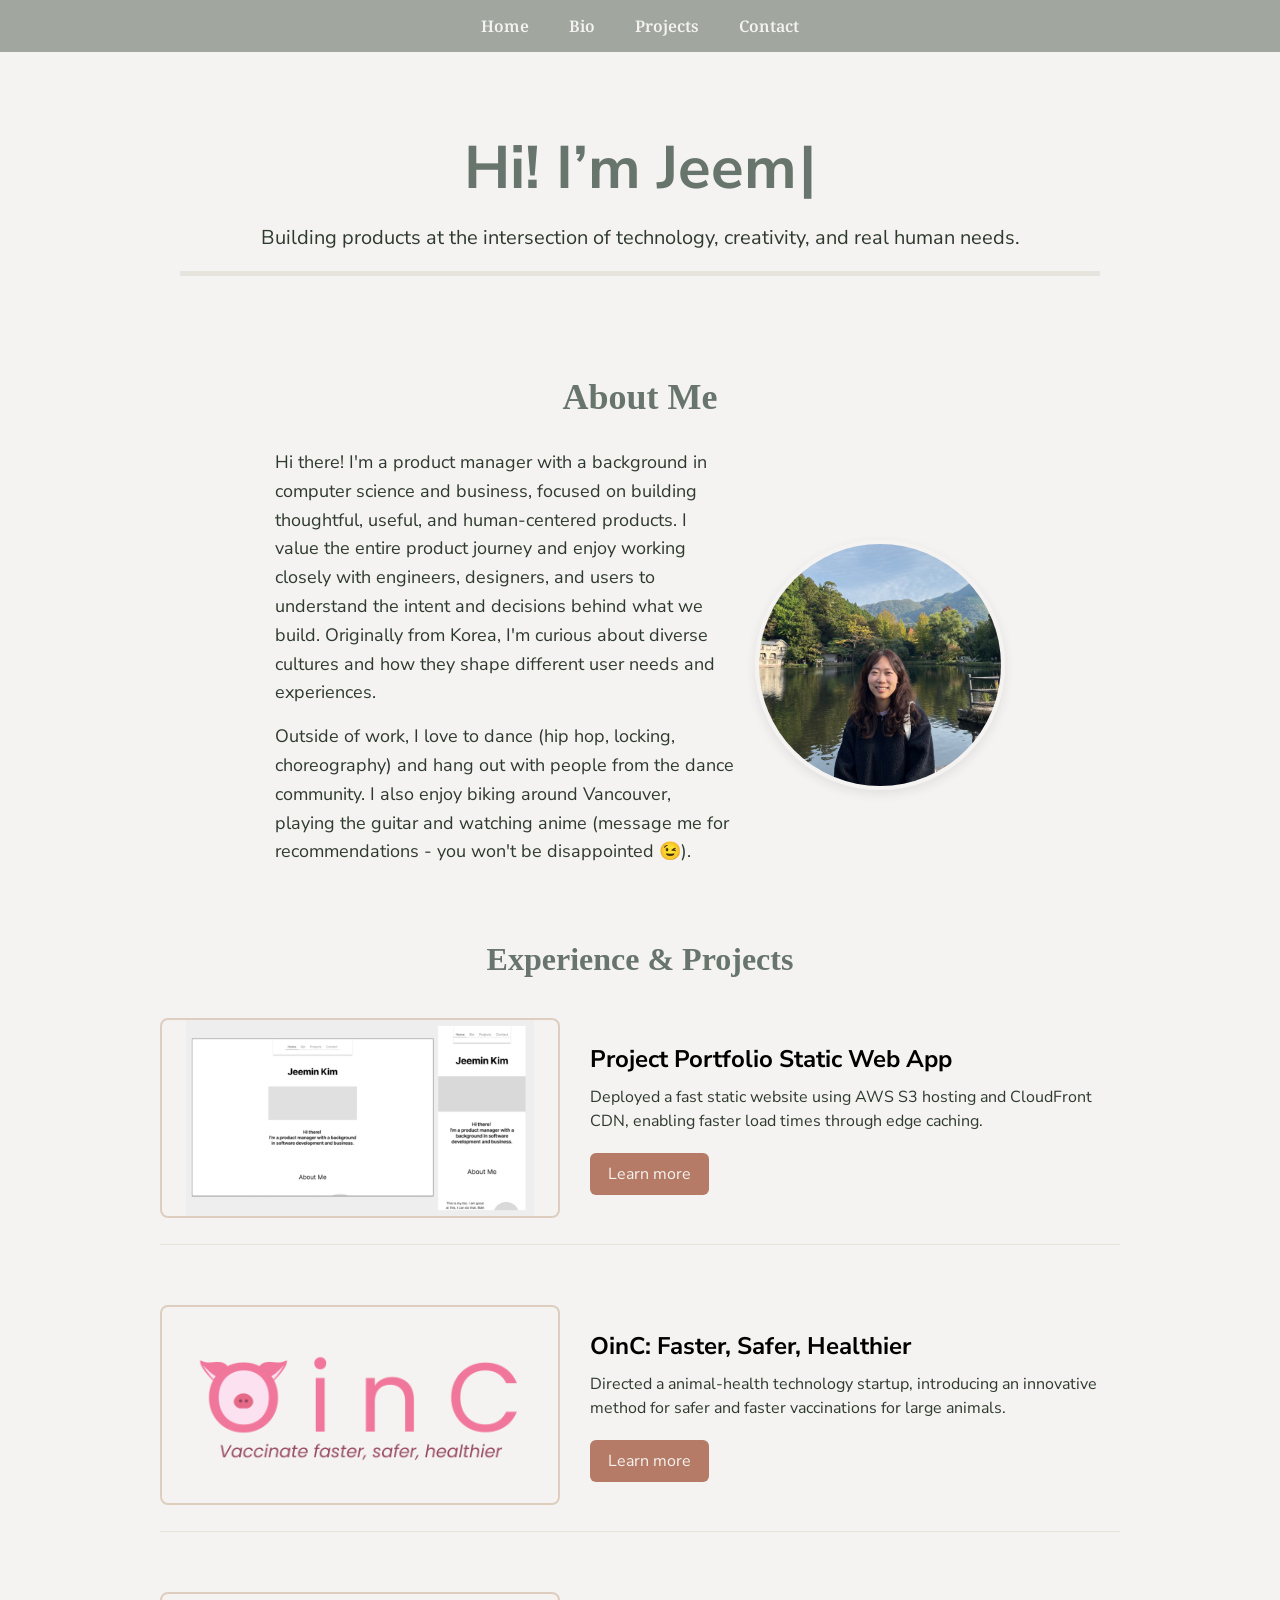
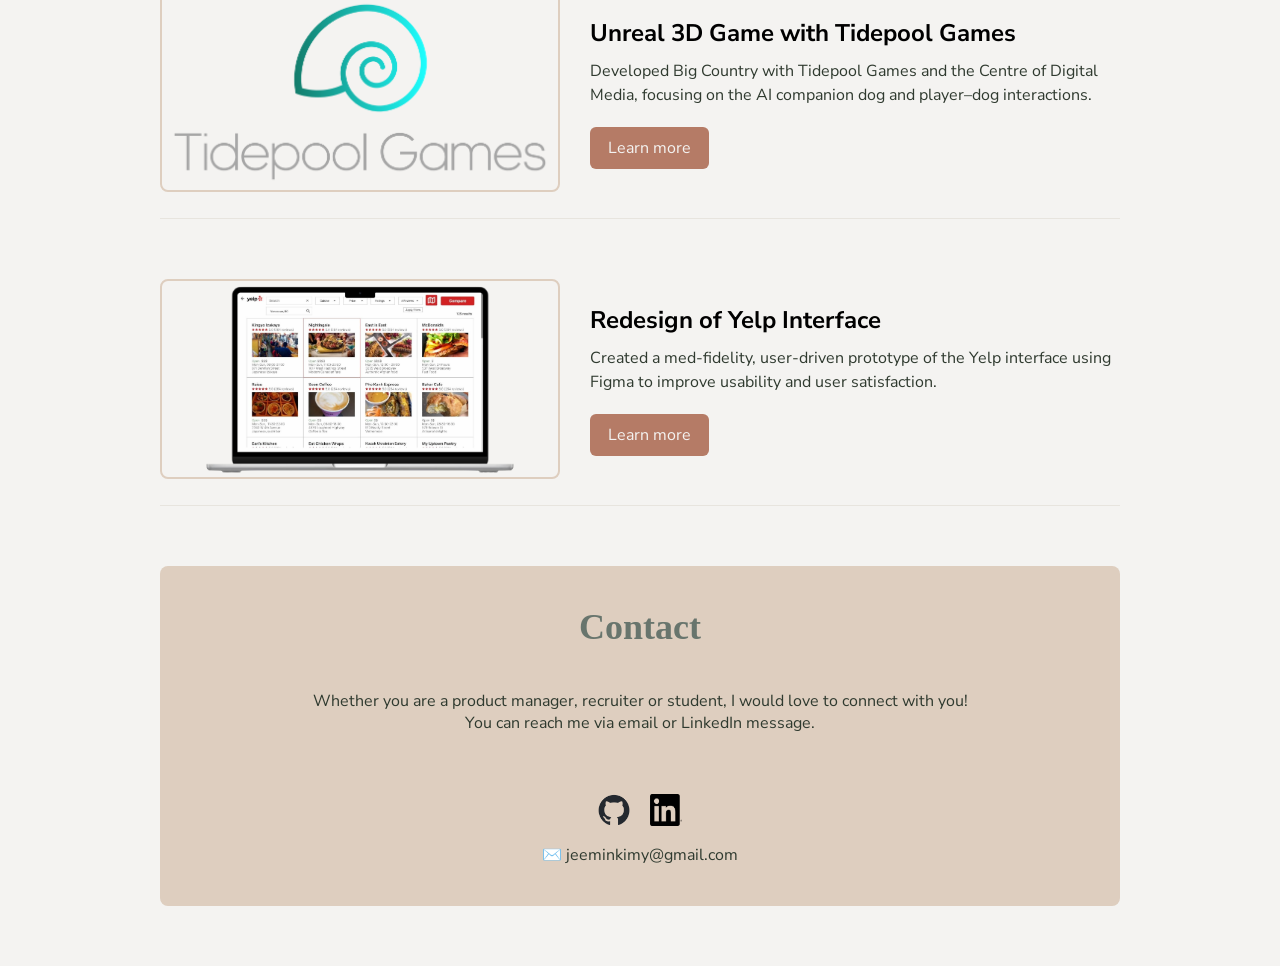
<file: index.html>
<!DOCTYPE html>
<html lang="en">

<head>
    <!-- Google tag (gtag.js) -->
    <script async src="https://www.googletagmanager.com/gtag/js?id=G-VYENT1ZK6L"></script>
    <script>
        window.dataLayer = window.dataLayer || [];
        function gtag() { dataLayer.push(arguments); }
        gtag('js', new Date());

        gtag('config', 'G-VYENT1ZK6L');
    </script>
    <meta charset="UTF-8" />
    <meta name="viewport" content="width=device-width, initial-scale=1.0" />
    <title>Jeemin Kim | Portfolio</title>
    <link rel="apple-touch-icon" sizes="180x180" href="/favicon/apple-touch-icon.png">
    <link rel="icon" type="image/png" sizes="32x32" href="/favicon/favicon-32x32.png">
    <link rel="icon" type="image/png" sizes="16x16" href="/favicon/favicon-16x16.png">
    <link rel="manifest" href="/favicon/site.webmanifest">
    <link rel="stylesheet" href="styles.css" />
    <link rel="preconnect" href="https://fonts.googleapis.com" />
    <link rel="preconnect" href="https://fonts.gstatic.com" crossorigin />
    <link href="https://fonts.googleapis.com/css2?family=Nunito+Sans:wght@400;700&display=swap" rel="stylesheet" />
    <link
        href="https://fonts.googleapis.com/css2?family=Noto+Serif:ital,wght@0,100..900;1,100..900&family=Nunito+Sans:ital,opsz,wght@0,6..12,200..1000;1,6..12,200..1000&display=swap"
        rel="stylesheet">
</head>

<body>
    <header>
        <nav class="topnav">
            <a href="#home">Home</a>
            <a href="#bio">Bio</a>
            <a href="#projects">Projects</a>
            <a href="#contact">Contact</a>
        </nav>
    </header>

    <main class="container">
        <!-- Home -->
        <section id="home" class="hero-section">
            <div class="container">
                <h1 class="hero-title" aria-label="Hi! I'm Jeemin :)">
                    <span id="typed-text"></span><span class="cursor" aria-hidden="true">|</span>
                </h1>
                <p>Building products at the intersection of technology, creativity, and real human needs.</p>
            </div>
        </section>


        <!-- Bio -->
        <section id="bio" class="about-section">
            <div class="container">
                <h2>About Me</h2>
                <div class="about-wrapper">
                    <div class="about-text">
                        <p>
                            Hi there! I'm a product manager with a background in computer science and business, focused
                            on building thoughtful, useful, and human-centered products.
                            I value the entire product journey and enjoy working closely with engineers, designers, and
                            users to understand the intent and decisions behind what we build.
                            Originally from Korea, I'm curious about diverse cultures and how they shape different user
                            needs and experiences.
                        </p>
                        <p>
                            Outside of work, I love to dance (hip hop, locking, choreography) and hang out with people
                            from the dance community.
                            I also enjoy biking around Vancouver, playing the guitar and watching anime (message me for
                            recommendations - you won't be disappointed 😉).
                        </p>
                    </div>
                    <div class="about-image">
                        <img src="assets/about-me.jpeg" alt="Me">
                    </div>
                </div>
            </div>
        </section>

        <!-- Projects -->
        <section id="projects">
            <h2>Experience & Projects</h2>

            <div class="project-item">
                <div class="project-image">
                    <img src="projects/assets/portfolio_wireframe.png" alt="Portfolio wireframe" />
                </div>
                <div class="project-info">
                    <h3>Project Portfolio Static Web App </h3>
                    <p> Deployed a fast static website using AWS S3 hosting and CloudFront CDN,
                        enabling faster load times through edge caching.</p>
                    <a href="projects/aws-portfolio.html" class="btn">Learn more</a>
                </div>
            </div>

            <div class="project-item">
                <div class="project-image">
                    <img src="assets/oinc-logo-new.png" alt="OinC's logo" />
                </div>
                <div class="project-info">
                    <h3>OinC: Faster, Safer, Healthier</h3>
                    <p>Directed a animal-health technology startup, introducing an innovative method for safer and
                        faster
                        vaccinations for large animals. </p>
                    <a href="projects/oinc-startup.html" class="btn">Learn more</a>
                </div>
            </div>

            <div class="project-item">
                <div class="project-image">
                    <img src="assets/tidepool-logo.png" alt="Tidepool Games' logo" />
                </div>
                <div class="project-info">
                    <h3>Unreal 3D Game with Tidepool Games</h3>
                    <p>Developed <italics>Big Country</italics> with Tidepool Games and the Centre of Digital Media,
                        focusing on the AI companion dog and player–dog interactions.</p>
                    <a href="projects/bigcountry-game.html" class="btn">Learn more</a>
                </div>
            </div>

            <div class="project-item">
                <div class="project-image">
                    <img src="assets/yelp-redesign.png" alt="Figma prototype of redesigned Yelp" />
                </div>
                <div class="project-info">
                    <h3>Redesign of Yelp Interface</h3>
                    <p> Created a med-fidelity, user-driven prototype of the Yelp interface using Figma to improve
                        usability and user satisfaction. </p>
                    <a href="projects/med-fidelity-yelp.html" class="btn">Learn more</a>
                </div>
            </div>
        </section>

        <!-- Contact -->
        <section id="contact">
            <h2>Contact</h2>
            <p class="contact-info">
                Whether you are a product manager, recruiter or student, I would love to connect with you! <br>
                You can reach me via email or LinkedIn message.
            </p>
            <div class="contact-icons">
                <a href="https://github.com/merikurisalad" target="_blank">
                    <img src="assets/contact-github.png" alt="GitHub" class="contact-icon" />
                </a>
                <a href="https://www.linkedin.com/in/kim-jeemin" target="_blank">
                    <img src="assets/contact-linkedin.png" alt="LinkedIn" class="contact-icon" />
                </a>
            </div>

            <p class="contact-email">✉️ jeeminkimy@gmail.com</p>
        </section>
    </main>
    <script src="/scripts/typing.js" defer></script>
</body>

</html>
</file>
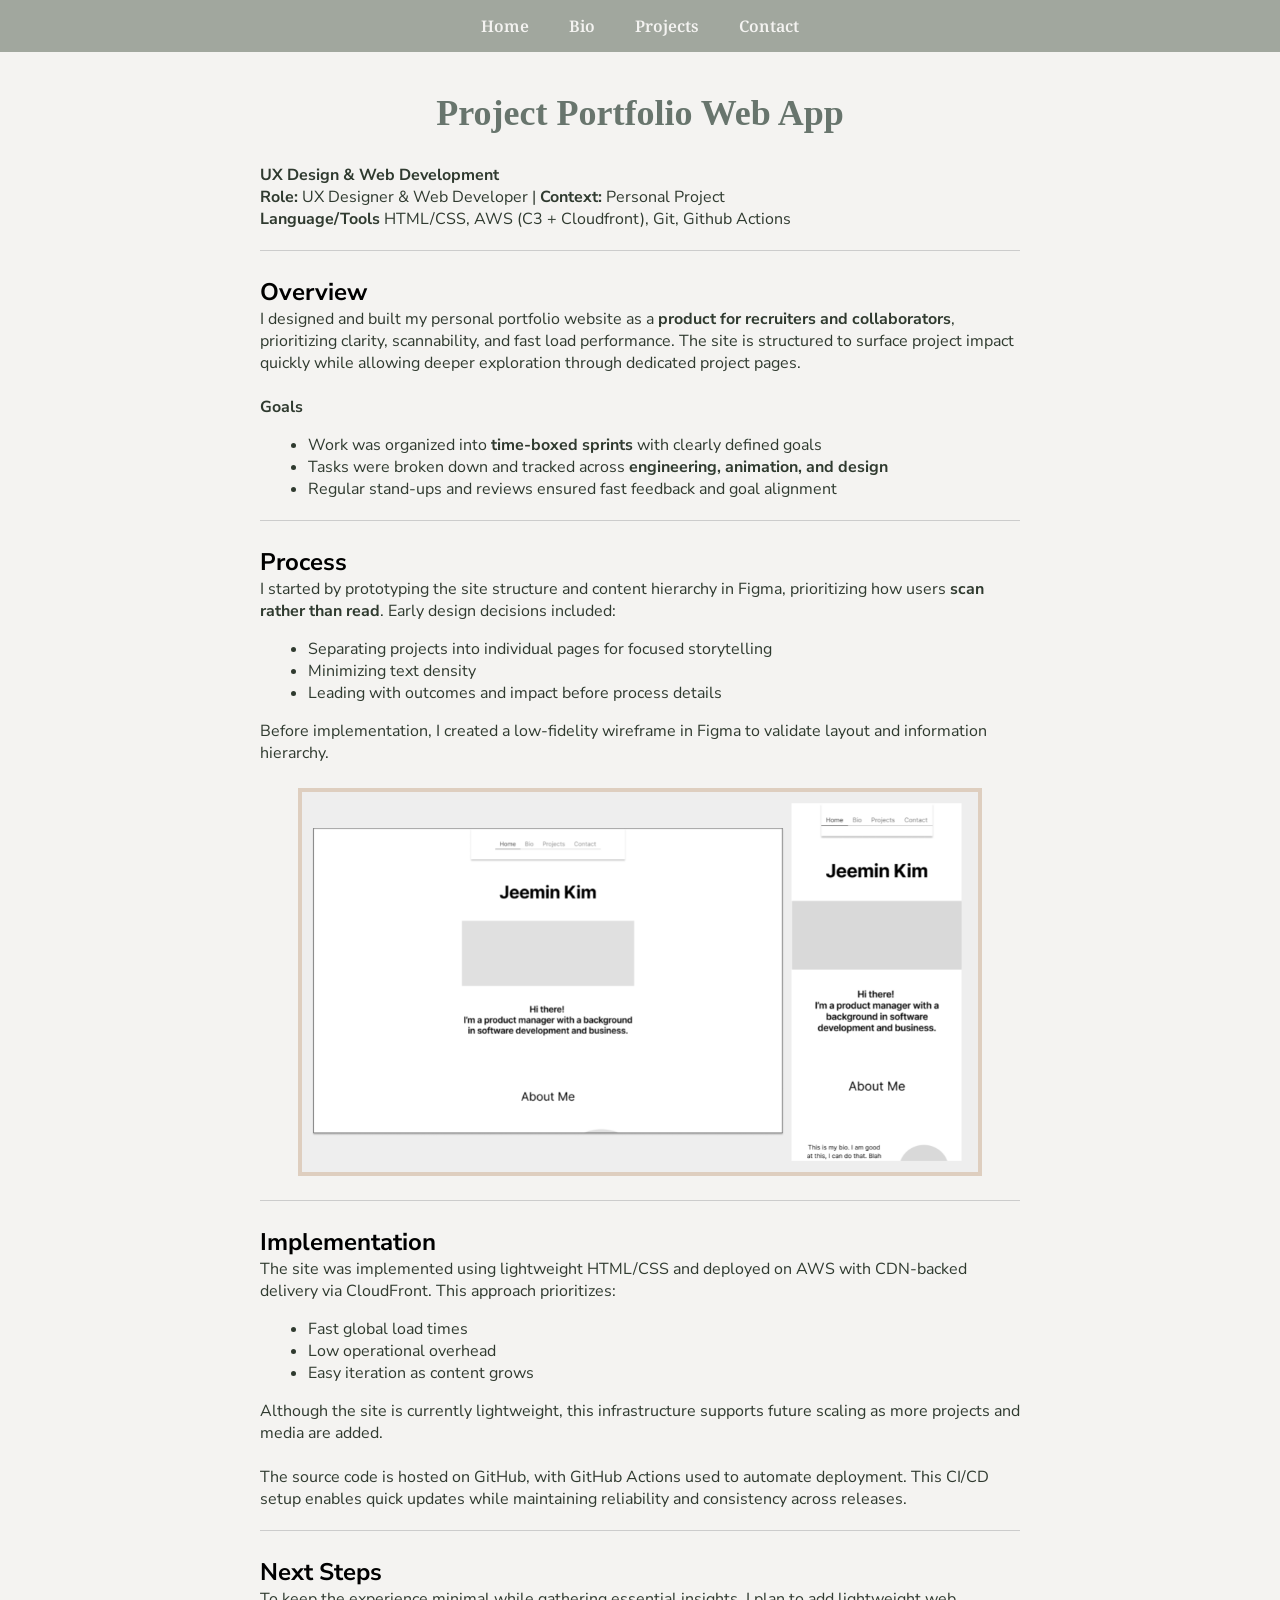
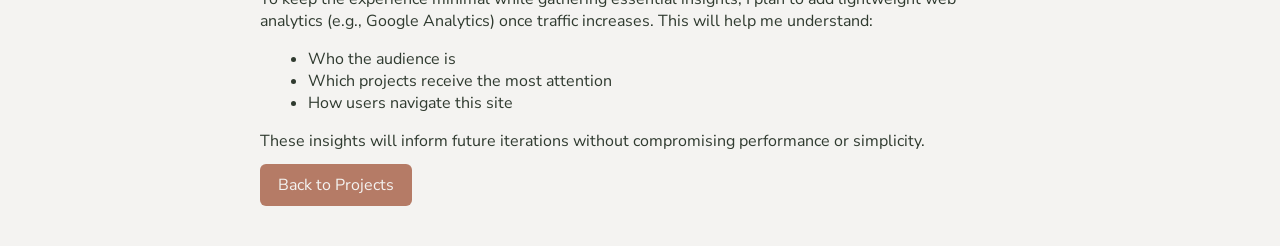
<file: projects/aws-portfolio.html>
<!DOCTYPE html>
<html lang="en">

<head>
    <!-- Google tag (gtag.js) -->
    <script async src="https://www.googletagmanager.com/gtag/js?id=G-VYENT1ZK6L"></script>
    <script>
        window.dataLayer = window.dataLayer || [];
        function gtag() { dataLayer.push(arguments); }
        gtag('js', new Date());

        gtag('config', 'G-VYENT1ZK6L');
    </script>
    <meta charset="UTF-8" />
    <meta name="viewport" content="width=device-width, initial-scale=1.0" />
    <title>Med-Fidelity Prototype of Yelp Interface | Jeemin Kim Portfolio</title>
    <link rel="stylesheet" href="../styles.css" />
    <link rel="preconnect" href="https://fonts.googleapis.com" />
    <link rel="preconnect" href="https://fonts.gstatic.com" crossorigin />
    <link href="https://fonts.googleapis.com/css2?family=Nunito+Sans:wght@400;700&display=swap" rel="stylesheet" />
    <link
        href="https://fonts.googleapis.com/css2?family=Noto+Serif:ital,wght@0,100..900;1,100..900&family=Nunito+Sans:ital,opsz,wght@0,6..12,200..1000;1,6..12,200..1000&display=swap"
        rel="stylesheet">
</head>

<body>
    <!-- Header / Nav -->
    <header>
        <nav class="topnav">
            <a href="../index.html#home">Home</a>
            <a href="../index.html#bio">Bio</a>
            <a href="../index.html#projects">Projects</a>
            <a href="../index.html#contact">Contact</a>
        </nav>
    </header>

    <main class="project-container">
        <h2>Project Portfolio Web App</h2>


        <p>
            <b>UX Design & Web Development</b> <br>
            <b>Role: </b>UX Designer & Web Developer | <b>Context: </b>Personal Project<br>
            <b>Language/Tools </b> HTML/CSS, AWS (C3 + Cloudfront), Git, Github Actions
        </p>
        <hr class="custom-hr">


        <h3>Overview</h3>
        <p>
            I designed and built my personal portfolio website as a <b>product for recruiters and collaborators</b>, 
            prioritizing clarity, scannability, and fast load performance. The site is structured to surface project impact quickly while allowing deeper exploration through dedicated project pages.
        </p>
        <br>
        <p>
            <b>Goals</b>
            <ul class="indented-list">
                <li>Work was organized into <b>time-boxed sprints</b> with clearly defined goals</li>
                <li>Tasks were broken down and tracked across <b>engineering, animation, and design </b></li>
                <li>Regular stand-ups and reviews ensured fast feedback and goal alignment</li>
            </ul>
        </p>
        <hr class="custom-hr">
        
        
        <h3>Process</h3>
        <p>
          I started by prototyping the site structure and content hierarchy in Figma, prioritizing how users <b>scan rather than read</b>. Early design decisions included:
        </p>
        <ul class="indented-list">
            <li>Separating projects into individual pages for focused storytelling</li>
            <li>Minimizing text density</li>
            <li>Leading with outcomes and impact before process details</li>
        </ul>
        <p>
            Before implementation, I created a low-fidelity wireframe in Figma to validate layout and information hierarchy.
        </p>
        <img src="assets/portfolio_wireframe.png" Alt="Portfolio wireframe">
        <hr class="custom-hr">

        <h3>Implementation</h3>
        <p>
            The site was implemented using lightweight HTML/CSS and deployed on AWS with CDN-backed delivery via CloudFront.
            This approach prioritizes:
        </p>
        <ul class="indented-list">
            <li>Fast global load times</li>
            <li>Low operational overhead</li>
            <li>Easy iteration as content grows</li>
        </ul>
        <p>
            Although the site is currently lightweight, this infrastructure supports future scaling as more projects and media are added.
            <br><br>
            The source code is hosted on GitHub, with GitHub Actions used to automate deployment. This CI/CD setup enables quick updates while maintaining reliability and consistency across releases.
        </p>
        <hr class="custom-hr">

        
        <h3>Next Steps</h3>
        <p>
            To keep the experience minimal while gathering essential insights, I plan to add lightweight web analytics (e.g., Google Analytics) once traffic increases.
            This will help me understand:
        </p>
        <ul class="indented-list">
            <li>Who the audience is</li>
            <li>Which projects receive the most attention</li>
            <li>How users navigate this site</li>
        </ul>
        <p>
            These insights will inform future iterations without compromising performance or simplicity.
        </p>

        <a href="../index.html#projects" class="btn">Back to Projects</a>

    </main>
</body>

</html>
</file>
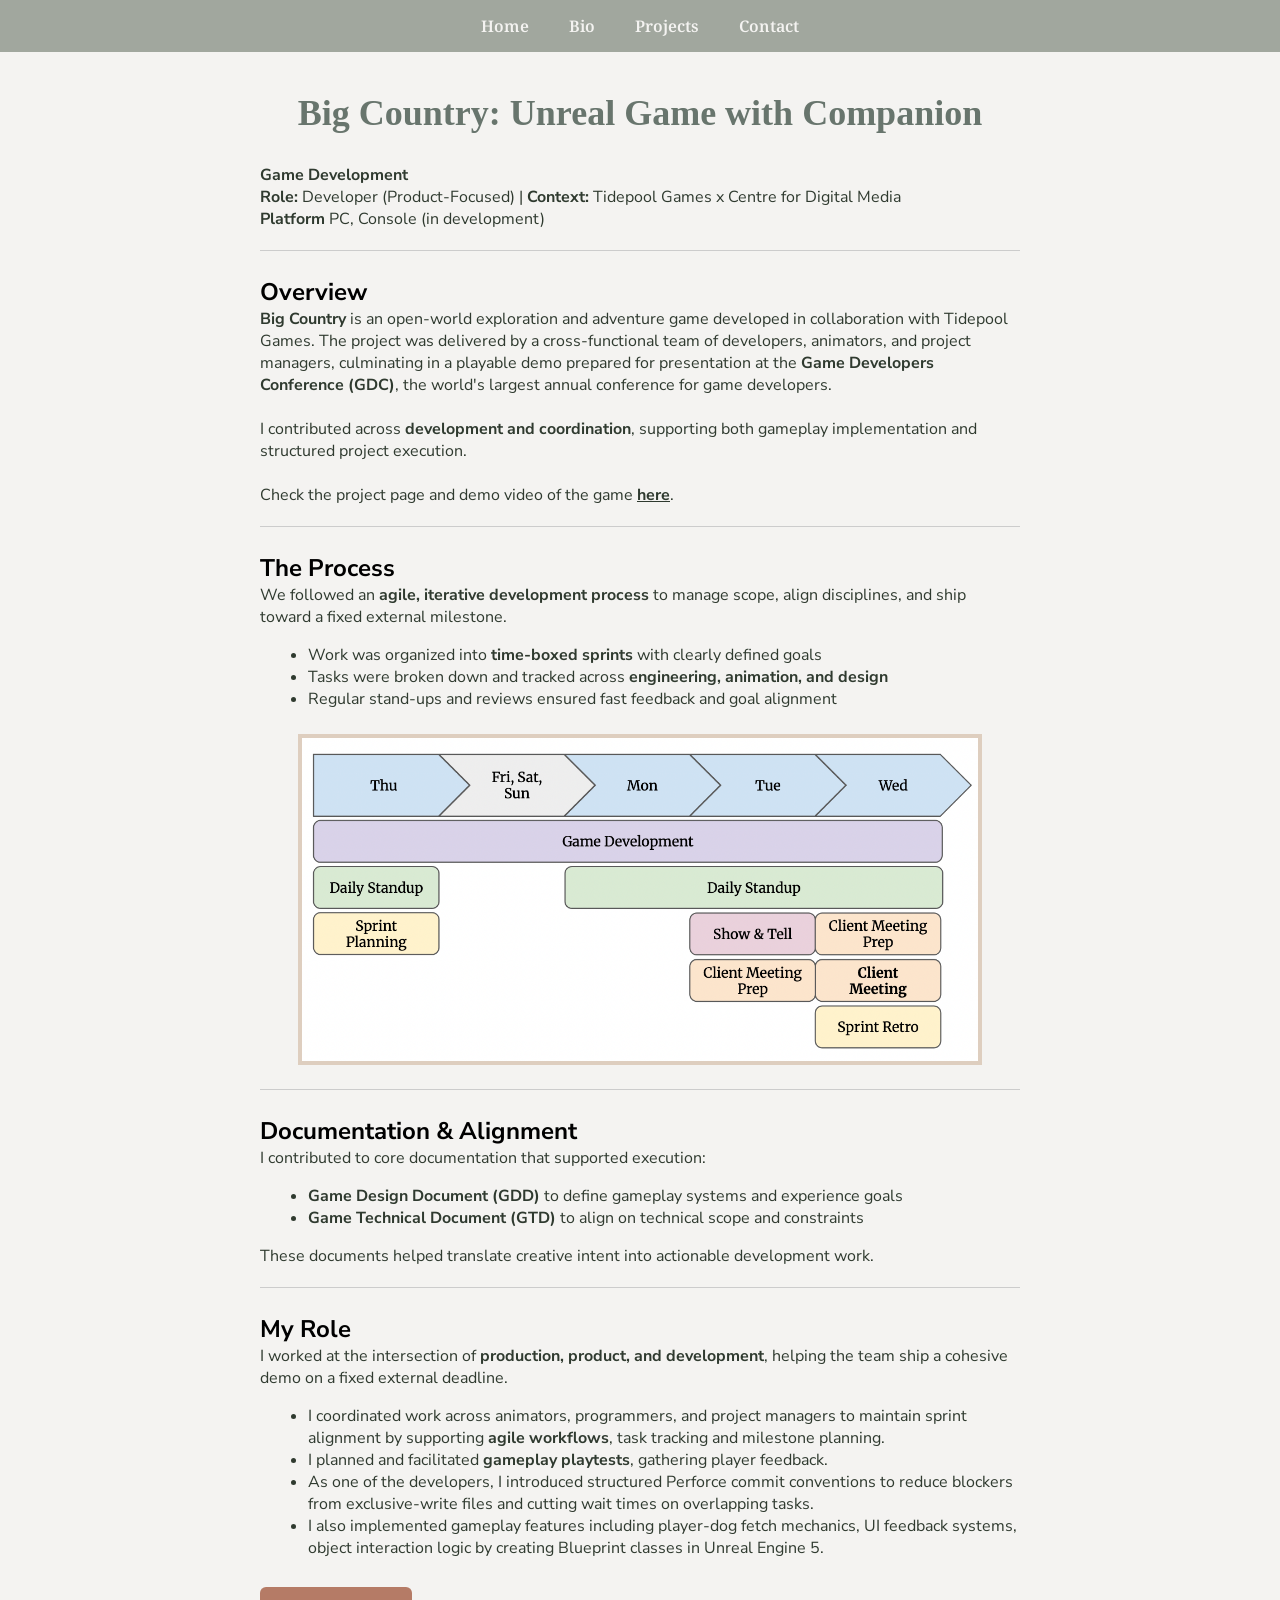
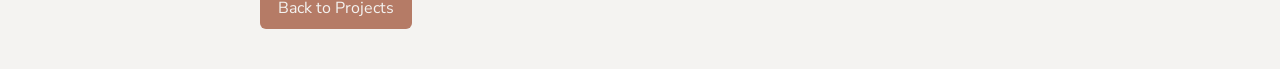
<file: projects/bigcountry-game.html>
<!DOCTYPE html>
<html lang="en">

<head>
    <!-- Google tag (gtag.js) -->
    <script async src="https://www.googletagmanager.com/gtag/js?id=G-VYENT1ZK6L"></script>
    <script>
        window.dataLayer = window.dataLayer || [];
        function gtag() { dataLayer.push(arguments); }
        gtag('js', new Date());

        gtag('config', 'G-VYENT1ZK6L');
    </script>
    <meta charset="UTF-8" />
    <meta name="viewport" content="width=device-width, initial-scale=1.0" />
    <title>Med-Fidelity Prototype of Yelp Interface | Jeemin Kim Portfolio</title>
    <link rel="stylesheet" href="../styles.css" />
    <link rel="preconnect" href="https://fonts.googleapis.com" />
    <link rel="preconnect" href="https://fonts.gstatic.com" crossorigin />
    <link href="https://fonts.googleapis.com/css2?family=Nunito+Sans:wght@400;700&display=swap" rel="stylesheet" />
    <link
        href="https://fonts.googleapis.com/css2?family=Noto+Serif:ital,wght@0,100..900;1,100..900&family=Nunito+Sans:ital,opsz,wght@0,6..12,200..1000;1,6..12,200..1000&display=swap"
        rel="stylesheet">
</head>

<body>
    <!-- Header / Nav -->
    <header>
        <nav class="topnav">
            <a href="../index.html#home">Home</a>
            <a href="../index.html#bio">Bio</a>
            <a href="../index.html#projects">Projects</a>
            <a href="../index.html#contact">Contact</a>
        </nav>
    </header>

    <main class="project-container">
        <h2>Big Country: Unreal Game with Companion</h2>


        <p>
            <b>Game Development</b> <br>
            <b>Role: </b>Developer (Product-Focused) | <b>Context: </b>Tidepool Games x Centre for Digital Media<br>
            <b>Platform </b> PC, Console (in development)
        </p>
        <hr class="custom-hr">


        <h3>Overview</h3>
        <p>
            <b>Big Country</b> is an open-world exploration and adventure game developed in collaboration with Tidepool Games.
            The project was delivered by a cross-functional team of developers, animators, and project managers,
            culminating in a playable demo prepared for presentation at the <b>Game Developers Conference (GDC)</b>, the world's largest annual conference for game developers.
            <br><br>

            I contributed across <b>development and coordination</b>, supporting both gameplay implementation and structured project execution.
            <br><br>
            
            Check the project page and demo video of the game <a href="https://thecdm.ca/projects/big-country-tidepool-games"> <u><b>here</b></u></a>.
        </p>
        <hr class="custom-hr">
        
        
        <h3>The Process</h3>
        <p>
            We followed an <b>agile, iterative development process</b> to manage scope, align disciplines, and ship toward a fixed external milestone.
        </p>
        <ul class="indented-list">
            <li>Work was organized into <b>time-boxed sprints</b> with clearly defined goals</li>
            <li>Tasks were broken down and tracked across <b>engineering, animation, and design </b></li>
            <li>Regular stand-ups and reviews ensured fast feedback and goal alignment</li>
        </ul>
        <img src="assets/bigcountry_sprint.png" alt="Weekly sprint schedule for the development of Big Country">
        <hr class="custom-hr">

        <h3>Documentation & Alignment</h3>
        <p>
            I contributed to core documentation that supported execution:
        </p>
        <ul class="indented-list">
            <li><b>Game Design Document (GDD)</b> to define gameplay systems and experience goals</li>
            <li><b>Game Technical Document (GTD) </b>to align on technical scope and constraints</li>
        </ul>
        <p>
            These documents helped translate creative intent into actionable development work.
        </p>
        <hr class="custom-hr">

        <h3>My Role</h3>
        <p>
            I worked at the intersection of <b>production, product, and development</b>, helping the team ship a cohesive demo on a fixed external deadline.
        </p>
        <ul class="indented-list">
            <li>
                I coordinated work across animators, programmers, and project managers to maintain sprint alignment by supporting <b>agile workflows</b>, task tracking and milestone planning.
            </li>
            <li>
                I planned and facilitated <b>gameplay playtests</b>, gathering player feedback.
            </li>
            <li>
                As one of the developers, I introduced structured Perforce commit conventions to reduce blockers from exclusive-write files and cutting wait times on overlapping tasks.
            </li>
            <li>
                I also implemented gameplay features including player-dog fetch mechanics, UI feedback systems, object interaction logic by creating Blueprint classes in Unreal Engine 5.
            </li>
        </ul>

        <a href="../index.html#projects" class="btn">Back to Projects</a>
    
    </main>
</body>

</html>
</file>
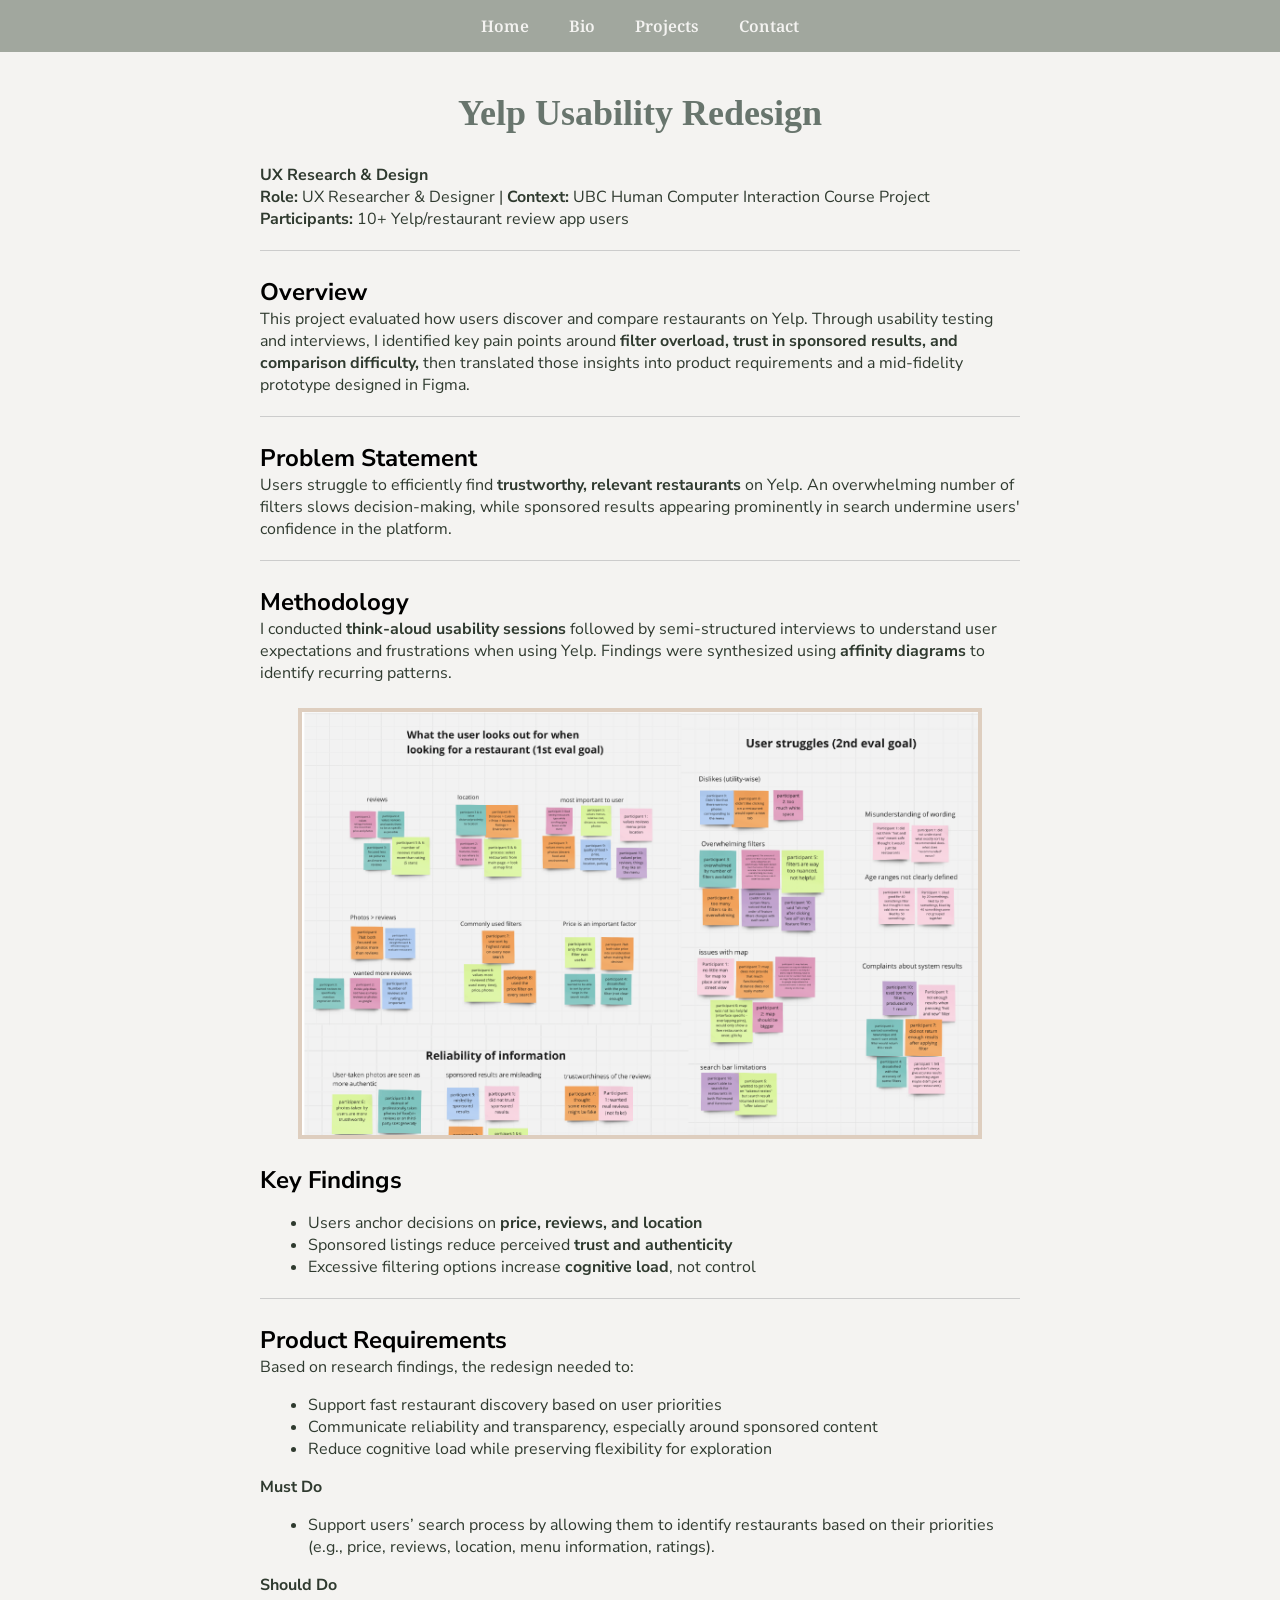
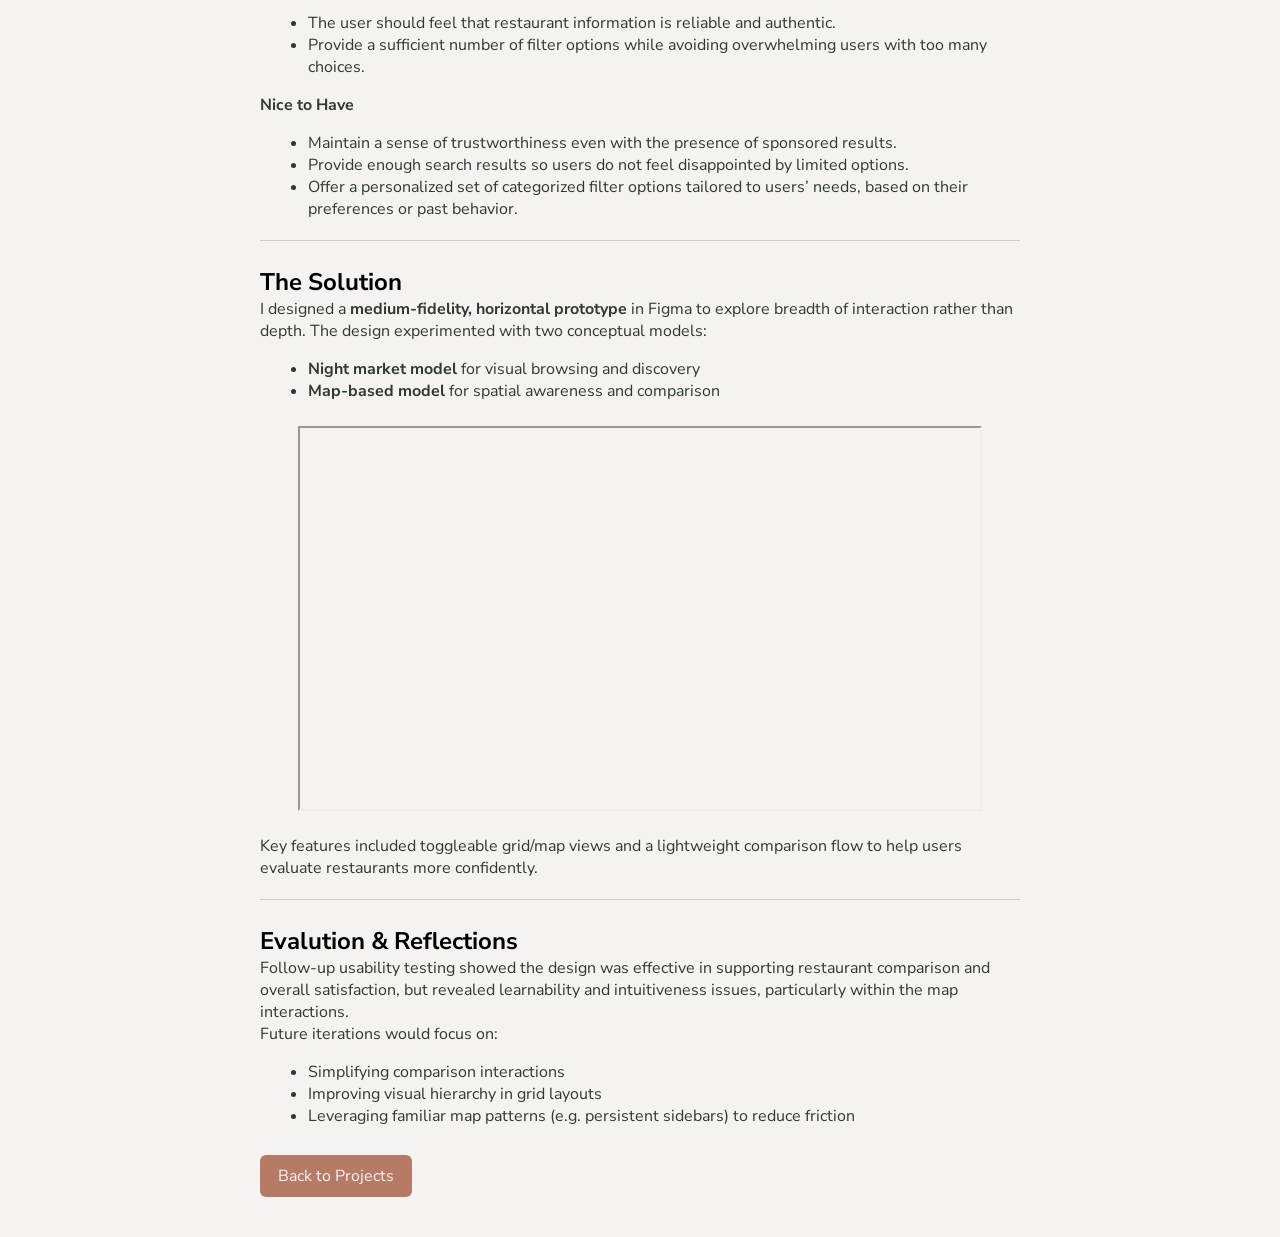
<file: projects/med-fidelity-yelp.html>
<!DOCTYPE html>
<html lang="en">

<head>
    <!-- Google tag (gtag.js) -->
    <script async src="https://www.googletagmanager.com/gtag/js?id=G-VYENT1ZK6L"></script>
    <script>
        window.dataLayer = window.dataLayer || [];
        function gtag() { dataLayer.push(arguments); }
        gtag('js', new Date());

        gtag('config', 'G-VYENT1ZK6L');
    </script>
    <meta charset="UTF-8" />
    <meta name="viewport" content="width=device-width, initial-scale=1.0" />
    <title>Med-Fidelity Prototype of Yelp Interface | Jeemin Kim Portfolio</title>
    <link rel="stylesheet" href="../styles.css" />
    <link rel="preconnect" href="https://fonts.googleapis.com" />
    <link rel="preconnect" href="https://fonts.gstatic.com" crossorigin />
    <link href="https://fonts.googleapis.com/css2?family=Nunito+Sans:wght@400;700&display=swap" rel="stylesheet" />
    <link
        href="https://fonts.googleapis.com/css2?family=Noto+Serif:ital,wght@0,100..900;1,100..900&family=Nunito+Sans:ital,opsz,wght@0,6..12,200..1000;1,6..12,200..1000&display=swap"
        rel="stylesheet">
</head>

<body>
    <!-- Header / Nav -->
    <header>
        <nav class="topnav">
            <a href="../index.html#home">Home</a>
            <a href="../index.html#bio">Bio</a>
            <a href="../index.html#projects">Projects</a>
            <a href="../index.html#contact">Contact</a>
        </nav>
    </header>

    <main class="project-container">
        <h2>Yelp Usability Redesign</h2>


        <p>
            <b>UX Research & Design</b> <br>
            <b>Role: </b>UX Researcher & Designer | <b>Context: </b>UBC Human Computer Interaction Course Project <br>
            <b>Participants: </b> 10+ Yelp/restaurant review app users
        </p>
        <hr class="custom-hr">


        <h3>Overview</h3>
        <p>
            This project evaluated how users discover and compare restaurants on Yelp.
            Through usability testing and interviews, I identified key pain points around
            <b>filter overload, trust in sponsored results, and comparison difficulty,</b> then translated those
            insights into product requirements and a mid-fidelity prototype designed in Figma.
        </p>
        <hr class="custom-hr">


        <h3>Problem Statement</h3>
        <p>
            Users struggle to efficiently find <b>trustworthy, relevant restaurants</b> on Yelp.
            An overwhelming number of filters slows decision-making, while sponsored results appearing prominently in
            search undermine users' confidence in the platform.
        </p>
        <hr class="custom-hr">


        <h3>Methodology</h3>
        <p>
            I conducted <b>think-aloud usability sessions</b> followed by semi-structured interviews to understand user
            expectations and frustrations when using Yelp.
            Findings were synthesized using <b>affinity diagrams</b> to identify recurring patterns.
        </p>
        <img src="assets/yelp_affinity diagram.png" alt="Affinity diagram for Yelp users">

        <h3>Key Findings</h3>
        <ul class="indented-list">
            <li>Users anchor decisions on <b>price, reviews, and location</b></li>
            <li>Sponsored listings reduce perceived <b>trust and authenticity</b></li>
            <li>Excessive filtering options increase <b>cognitive load</b>, not control</li>
        </ul>
        <hr class="custom-hr">

        <h3>Product Requirements</h3>

        <p>
            Based on research findings, the redesign needed to:
        </p>

        <ul class="indented-list">
            <li>Support fast restaurant discovery based on user priorities</li>
            <li>Communicate reliability and transparency, especially around sponsored content</li>
            <li>Reduce cognitive load while preserving flexibility for exploration</li>
        </ul>

        <b>Must Do</b>
        <ul class="indented-list">
            <li>
                Support users’ search process by allowing them to identify restaurants based on their
                priorities (e.g., price, reviews, location, menu information, ratings).
            </li>
        </ul>

        <b>Should Do</b>
        <ul class="indented-list">
            <li>The user should feel that restaurant information is reliable and authentic.</li>
            <li>
                Provide a sufficient number of filter options while avoiding overwhelming users with too
                many choices.
            </li>
        </ul>

        <b>Nice to Have</b>
        <ul class="indented-list">
            <li>
                Maintain a sense of trustworthiness even with the presence of sponsored results.
            </li>
            <li>
                Provide enough search results so users do not feel disappointed by limited options.
            </li>
            <li>
                Offer a personalized set of categorized filter options tailored to users’ needs, based on
                their preferences or past behavior.
            </li>
        </ul>
        <hr class="custom-hr">


        <h3>The Solution</h3>
        <p>
            I designed a <b>medium-fidelity, horizontal prototype</b> in Figma to explore breadth of interaction rather than depth.
            The design experimented with two conceptual models:
        </p>
        <ul class="indented-list">
            <li><b>Night market model</b> for visual browsing and discovery</li>
            <li><b>Map-based model</b> for spatial awareness and comparison</li>
        </ul>
        <iframe src="https://drive.google.com/file/d/171bgaoauSBTGfwg1r8CFMUhzaKchYN9v/preview"></iframe>
        <p>
            Key features included toggleable grid/map views and a lightweight comparison flow to help users evaluate restaurants more confidently.
        </p>
        <hr class="custom-hr">


        <h3>Evalution & Reflections</h3>
        <p>
           Follow-up usability testing showed the design was effective in supporting restaurant comparison and overall satisfaction,
           but revealed <b></b>learnability and intuitiveness issues</b>, particularly within the map interactions.
        </p>
        <p>
          Future iterations would focus on:  
        </p>
        <ul class="indented-list">
            <li>Simplifying comparison interactions</li>
            <li>Improving visual hierarchy in grid layouts</li>
            <li>Leveraging familiar map patterns (e.g. persistent sidebars) to reduce friction</li>
        </ul>

        <a href="../index.html#projects" class="btn">Back to Projects</a>
        
    </main>
</body>

</html>
</file>
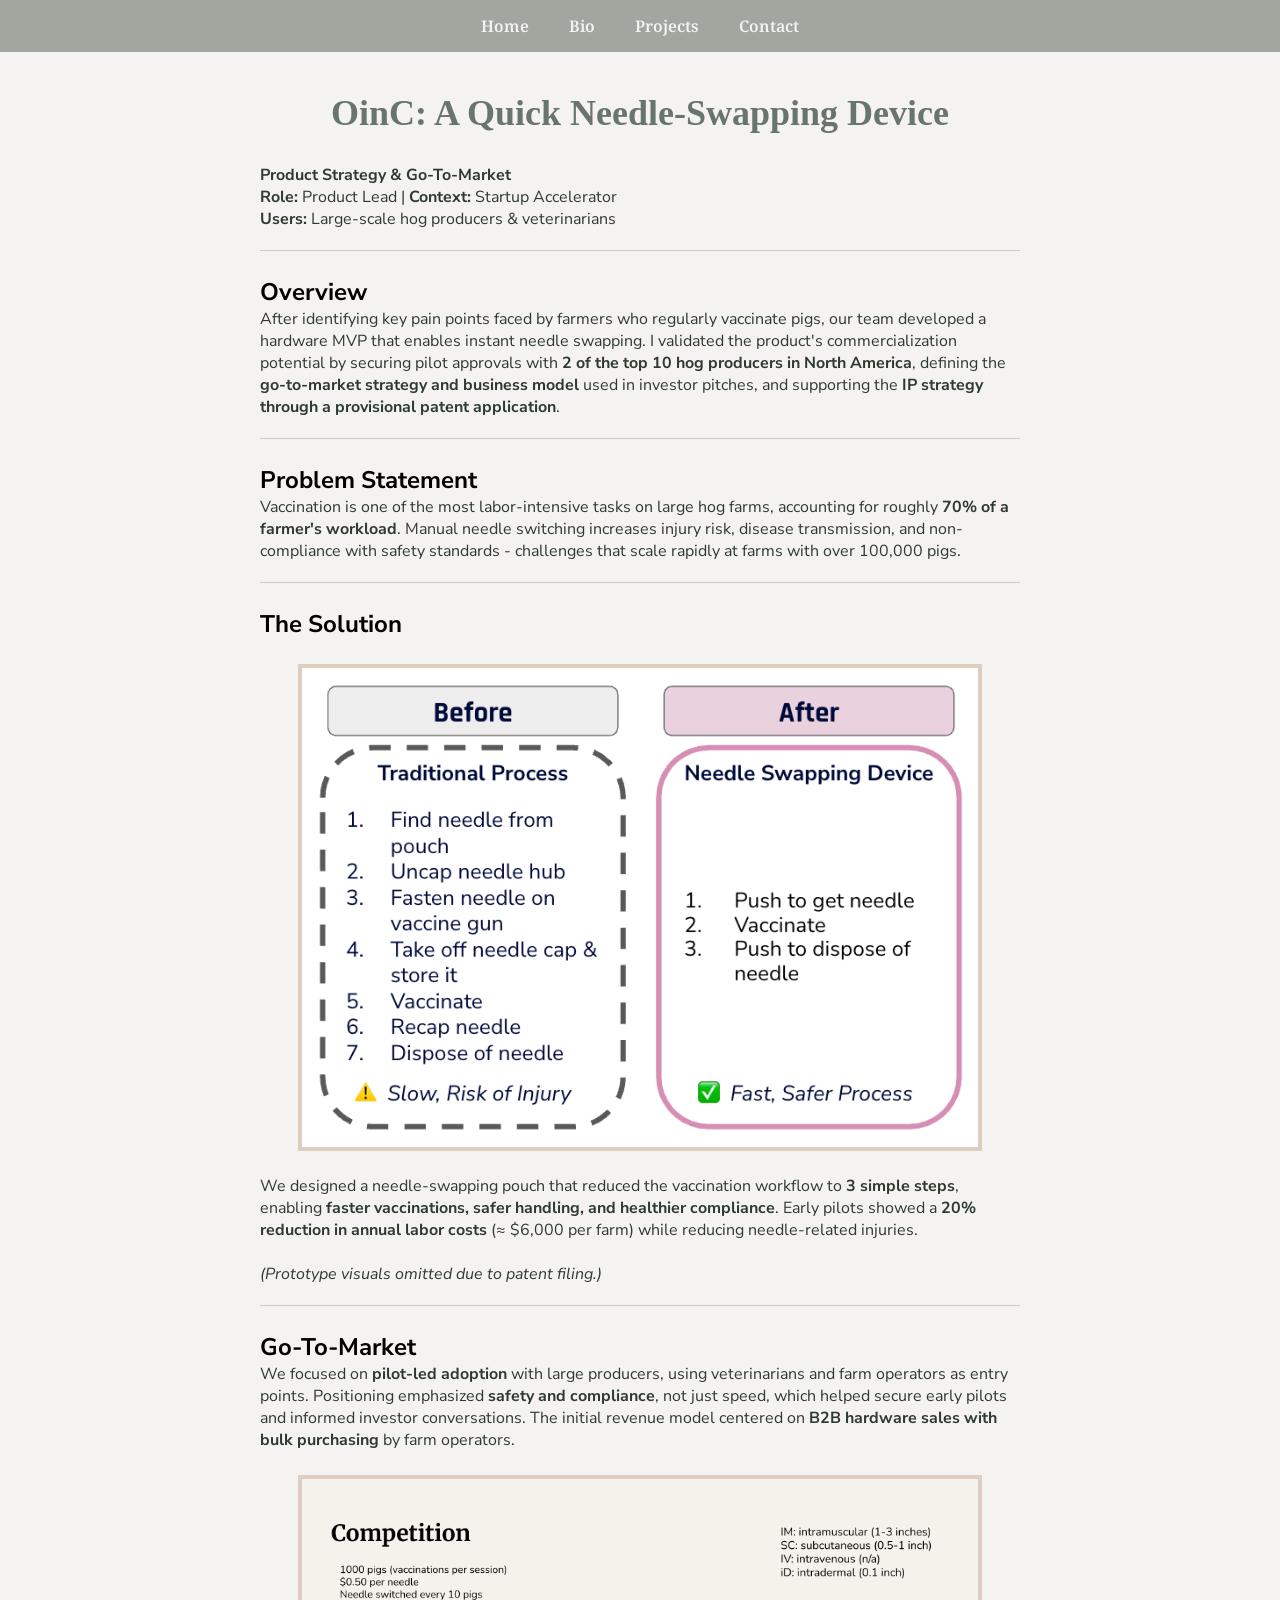
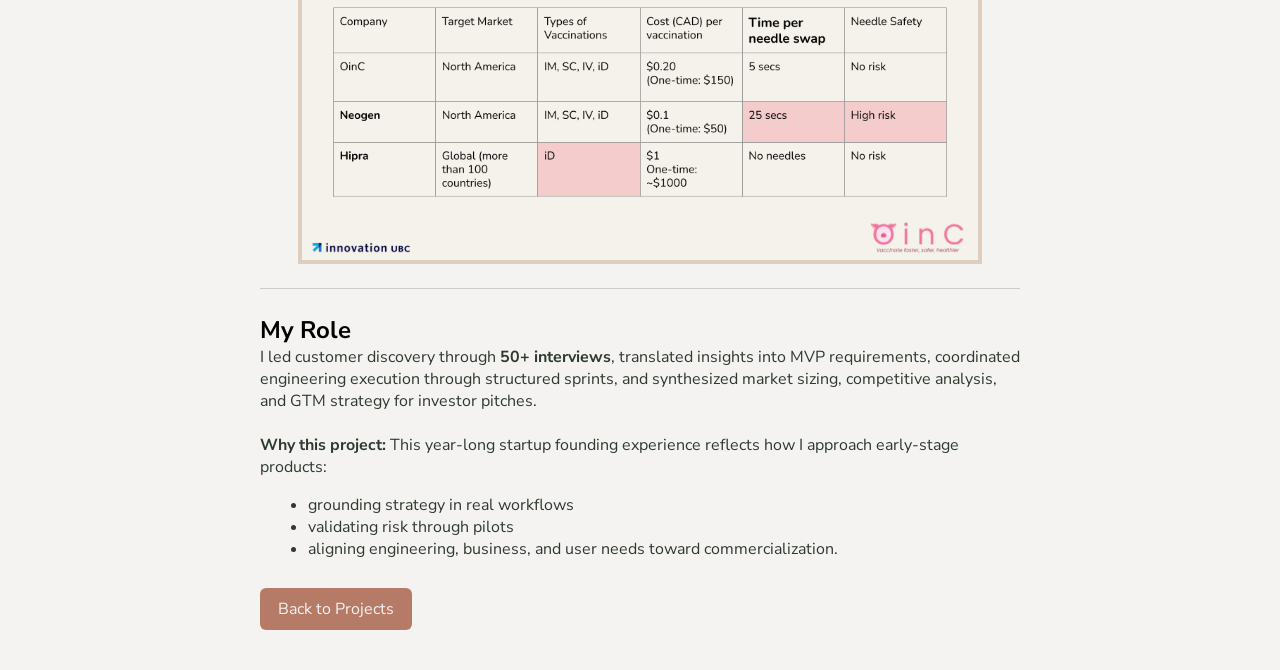
<file: projects/oinc-startup.html>
<!DOCTYPE html>
<html lang="en">

<head>
    <!-- Google tag (gtag.js) -->
    <script async src="https://www.googletagmanager.com/gtag/js?id=G-VYENT1ZK6L"></script>
    <script>
        window.dataLayer = window.dataLayer || [];
        function gtag() { dataLayer.push(arguments); }
        gtag('js', new Date());

        gtag('config', 'G-VYENT1ZK6L');
    </script>
    <meta charset="UTF-8" />
    <meta name="viewport" content="width=device-width, initial-scale=1.0" />
    <title>Med-Fidelity Prototype of Yelp Interface | Jeemin Kim Portfolio</title>
    <link rel="stylesheet" href="../styles.css" />
    <link rel="preconnect" href="https://fonts.googleapis.com" />
    <link rel="preconnect" href="https://fonts.gstatic.com" crossorigin />
    <link href="https://fonts.googleapis.com/css2?family=Nunito+Sans:wght@400;700&display=swap" rel="stylesheet" />
    <link
        href="https://fonts.googleapis.com/css2?family=Noto+Serif:ital,wght@0,100..900;1,100..900&family=Nunito+Sans:ital,opsz,wght@0,6..12,200..1000;1,6..12,200..1000&display=swap"
        rel="stylesheet">
</head>

<body>
    <!-- Header / Nav -->
    <header>
        <nav class="topnav">
            <a href="../index.html#home">Home</a>
            <a href="../index.html#bio">Bio</a>
            <a href="../index.html#projects">Projects</a>
            <a href="../index.html#contact">Contact</a>
        </nav>
    </header>

    <main class="project-container">
        <h2>OinC: A Quick Needle-Swapping Device</h2>


        <p>
            <b>Product Strategy & Go-To-Market</b> <br>
            <b>Role: </b>Product Lead | <b>Context: </b>Startup Accelerator <br>
            <b>Users: </b> Large-scale hog producers & veterinarians
        </p>
        <hr class="custom-hr">


        <h3>Overview</h3>
        <p>
            After identifying key pain points faced by farmers who regularly vaccinate pigs, our team developed a hardware MVP that enables instant needle swapping.
            I validated the product's commercialization potential by securing pilot approvals with <b>2 of the top 10 hog producers in North America</b>,
            defining the <b>go-to-market strategy and business model </b> used in investor pitches, and supporting the <b>IP strategy through a provisional patent application</b>.
        </p>
        <hr class="custom-hr">


        <h3>Problem Statement</h3>
        <p>
            Vaccination is one of the most labor-intensive tasks on large hog farms, accounting for roughly <b>70% of a farmer's workload</b>.
            Manual needle switching increases injury risk, disease transmission, and non-compliance with safety standards - challenges that scale rapidly at farms with over 100,000 pigs.
        </p>
        <hr class="custom-hr">


        <h3>The Solution</h3>
        <img src="assets/oinc_solution.png" alt="OinC Before & After">
        <p>
            We designed a needle-swapping pouch that reduced the vaccination workflow to <b>3 simple steps</b>, enabling <b>faster vaccinations, safer handling, and healthier compliance</b>.
            Early pilots showed a <b>20% reduction in annual labor costs</b> (≈ $6,000 per farm) while reducing needle-related injuries.
        </p>
        <br>
        <p>
            <i>
                (Prototype visuals omitted due to patent filing.)
            </i>
        </p>
        <hr class="custom-hr">

        <h3>Go-To-Market</h3>
        <p>
            We focused on <b>pilot-led adoption</b> with large producers, using veterinarians and farm operators as entry points.
            Positioning emphasized <b>safety and compliance</b>, not just speed, which helped secure early pilots and informed investor conversations.
            The initial revenue model centered on <b>B2B hardware sales with bulk purchasing</b> by farm operators.
        </p>
        <img src="assets/oinc_whitespace grid.png" alt="OinC's whitespace grid for competitive analysis">
        <hr class="custom-hr">

        <h3>My Role</h3>
        <p>
            I led customer discovery through <b>50+ interviews</b>, translated insights into MVP requirements, coordinated engineering execution through structured sprints, and synthesized market sizing, competitive analysis, and GTM strategy for investor pitches.
            <br><br>
            <b>Why this project:</b> This year-long startup founding experience reflects how I approach early-stage products:
            <ul class="indented-list">
                <li>grounding strategy in real workflows</li>
                <li>validating risk through pilots</li>
                <li>aligning engineering, business, and user needs toward commercialization.</li>
            </ul>
        </p>

        <a href="../index.html#projects" class="btn">Back to Projects</a>

    </main>
</body>

</html>
</file>
<file: styles.css>
/* ================================================================
   COLOR PALETTE
=================================================================== */
:root {
    --ivory: #F4F3F1;
    --sage: #A1A79E;
    --evergreen: #68756d;
    --blush: #decebf;
    --terracotta: #b57b66;
    --terracotta-hover: #A86A54;
    --text-dark: #2F3A2F;
    --warm-gray: #E7E4DE;
}

/* ================================================================
   RESET & BASE
=================================================================== */
* {
    margin: 0;
    padding: 0;
    box-sizing: border-box;
}

html,
body {
    font-family: 'Nunito Sans', sans-serif;
    background-color: var(--ivory);
    color: var(--text-dark);
    scroll-behavior: smooth;
}

a {
    text-decoration: none;
    color: inherit;
}

/* ================================================================
   TYPOGRAPHY
=================================================================== */
h2 {
    font-family: 'Georgia', serif;
    font-size: 36px;
    color: var(--evergreen);
    margin-bottom: 30px;
    text-align: center;
}

h3 {
    font-size: 24px;
    margin-top: 25px;
    color: #000;
}

/* ================================================================
   GLOBAL LAYOUT
=================================================================== */
section {
    scroll-margin-top: 95px;
    margin-bottom: 20px;
}

.container {
    max-width: 1000px;
    margin: 0 auto;
    padding: 40px 20px;
}

/* ================================================================
   HEADER / NAV
=================================================================== */
header {
    position: sticky;
    top: 0;
    background: var(--sage);
    z-index: 1000;
}

.topnav {
    font-family: 'Noto Serif', sans-serif;
    display: flex;
    justify-content: center;
    padding: 15px 0;
}

.topnav a {
    color: var(--ivory);
    margin: 0 20px;
    font-weight: 600;
    transition: color 0.3s;
}

.topnav a:hover {
    color: var(--blush);
}

/* ================================================================
   HERO
=================================================================== */
.hero-section {
    text-align: center;
}

.hero-section h1 {
    font-size: 60px;
    font-weight: 700;
    color: var(--evergreen);
    line-height: 1.2;
    margin-bottom: 20px;
}

.hero-section p {
    font-size: 20px;
    padding-bottom: 20px;
    border-bottom: 5px solid var(--warm-gray);
}

/* ================================================================
   ABOUT / BIO
=================================================================== */
.description {
    font-size: 18px;
    line-height: 1.5;
    text-align: center;
}

#bio .description {
    margin-bottom: 20px;
}

#about {
    background-color: var(--blush);
    border-radius: 8px;
    padding: 20px 60px;
}

#about h2 {
    font-weight: 600;
}

.about-wrapper {
    display: flex;
    align-items: center;
    justify-content: center;
    max-width: 1000px;
    gap: 20px;
    margin: 0 auto;
}

.about-text {
    flex: 0 0 50%;
    max-width: 500px;
}

.about-text p {
    font-size: 18px;
    line-height: 1.6;
    margin-bottom: 15px;
}

.about-image {
    flex: 0 0 250px;
    display: flex;
    justify-content: center;
}

.about-image img {
    width: 250px;
    height: 250px;
    border-radius: 50%;
    object-fit: cover;
    border: 4px solid var(--ivory);
    box-shadow: 0 4px 12px rgba(0, 0, 0, 0.08);
}

/* ================================================================
   BUTTONS
=================================================================== */
.btn {
    display: inline-block;
    padding: 10px 18px;
    margin-top: 12px;
    background-color: var(--terracotta);
    color: var(--ivory);
    border-radius: 6px;
    transition: background 0.3s;
}

.btn:hover {
    background-color: var(--terracotta-hover);
}

/* ================================================================
   PROJECTS
=================================================================== */
#projects h2 {
    font-size: 32px;
    margin-bottom: 40px;
}

.project-item {
    display: flex;
    align-items: flex-start;
    gap: 30px;
    margin-bottom: 60px;
    border-bottom: 1px solid var(--warm-gray);
    padding-bottom: 20px;
}

.project-image img {
    width: 400px;
    height: 200px;
    border-radius: 8px;
    object-fit: contain;
    border: 2px solid var(--blush);
}

.project-info {
    flex: 1;
}

.project-info h3 {
    margin-bottom: 10px;
}

.project-info p {
    margin-bottom: 8px;
    line-height: 1.5;
}

/* ================================================================
   CONTACT
=================================================================== */
#contact {
    background-color: var(--blush);
    padding: 40px 20px;
    border-radius: 8px;
    text-align: center;

    display: flex;
    flex-direction: column;
    gap: 12px;
}

.contact-icons {
    padding-top: 48px;
    display: flex;
    justify-content: center;
    gap: 20px;
}

.contact-icon {
    width: 32px;
    height: 32px;
    transition: transform 0.3s;
}

.contact-icon:hover {
    transform: scale(1.1);
}

.contact-email {
    font-size: 16px;
}

.indented-list {
    margin-left: 1.5rem;
    padding-left: 1.5rem;
}

/* ================================================================
   PROJECT PAGE
=================================================================== */
.project-container {
    max-width: 800px;
    margin: 0 auto;
    padding: 40px 20px;
}

.custom-hr {
    border: none;
    height: 1px;
    background-color: #cccccc;
    margin: 20px 0;
}

.indented-list {
    margin: 1rem 0 1rem 1.5rem;
    padding-left: 1.5rem;
}

.project-container img {
    display: block;
    width: 90%;
    height: auto;
    margin: 1.5rem auto;
    border: 4px solid var(--blush);
}

.project-container iframe {
    display: block;
    width: 90%;
    aspect-ratio: 16/9;
    margin: 1.5rem auto;
}

/* ================================================================
   TYPING ANIMATION
=================================================================== */

.cursor {
    display: inline-block;
    margin-left: 2px;
    animation: blink 1s step-end infinite;
}

@keyframes blink {
    50% {
        opacity: 0;
    }
}

.hidden {
    display: none;
}

/* ================================================================
   RESPONSIVE
=================================================================== */
@media (max-width: 768px) {
    .hero-section h1 {
        min-height: calc(1.2em * 2);
    }
    
    .project-item {
        flex-direction: column;
        align-items: center;
    }

    .project-info {
        text-align: center;
    }

    .project-image img {
        max-width: 90%;
        display: block;
        margin: 0 auto;
    }

    .about-wrapper {
        flex-direction: column;
        text-align: center;
    }

    .about-image {
        margin-bottom: 20px;
    }

    .about-image img {
        width: 200px;
        height: 200px;
    }

    .about-text p {
        font-size: 16px;
    }
}
</file>
